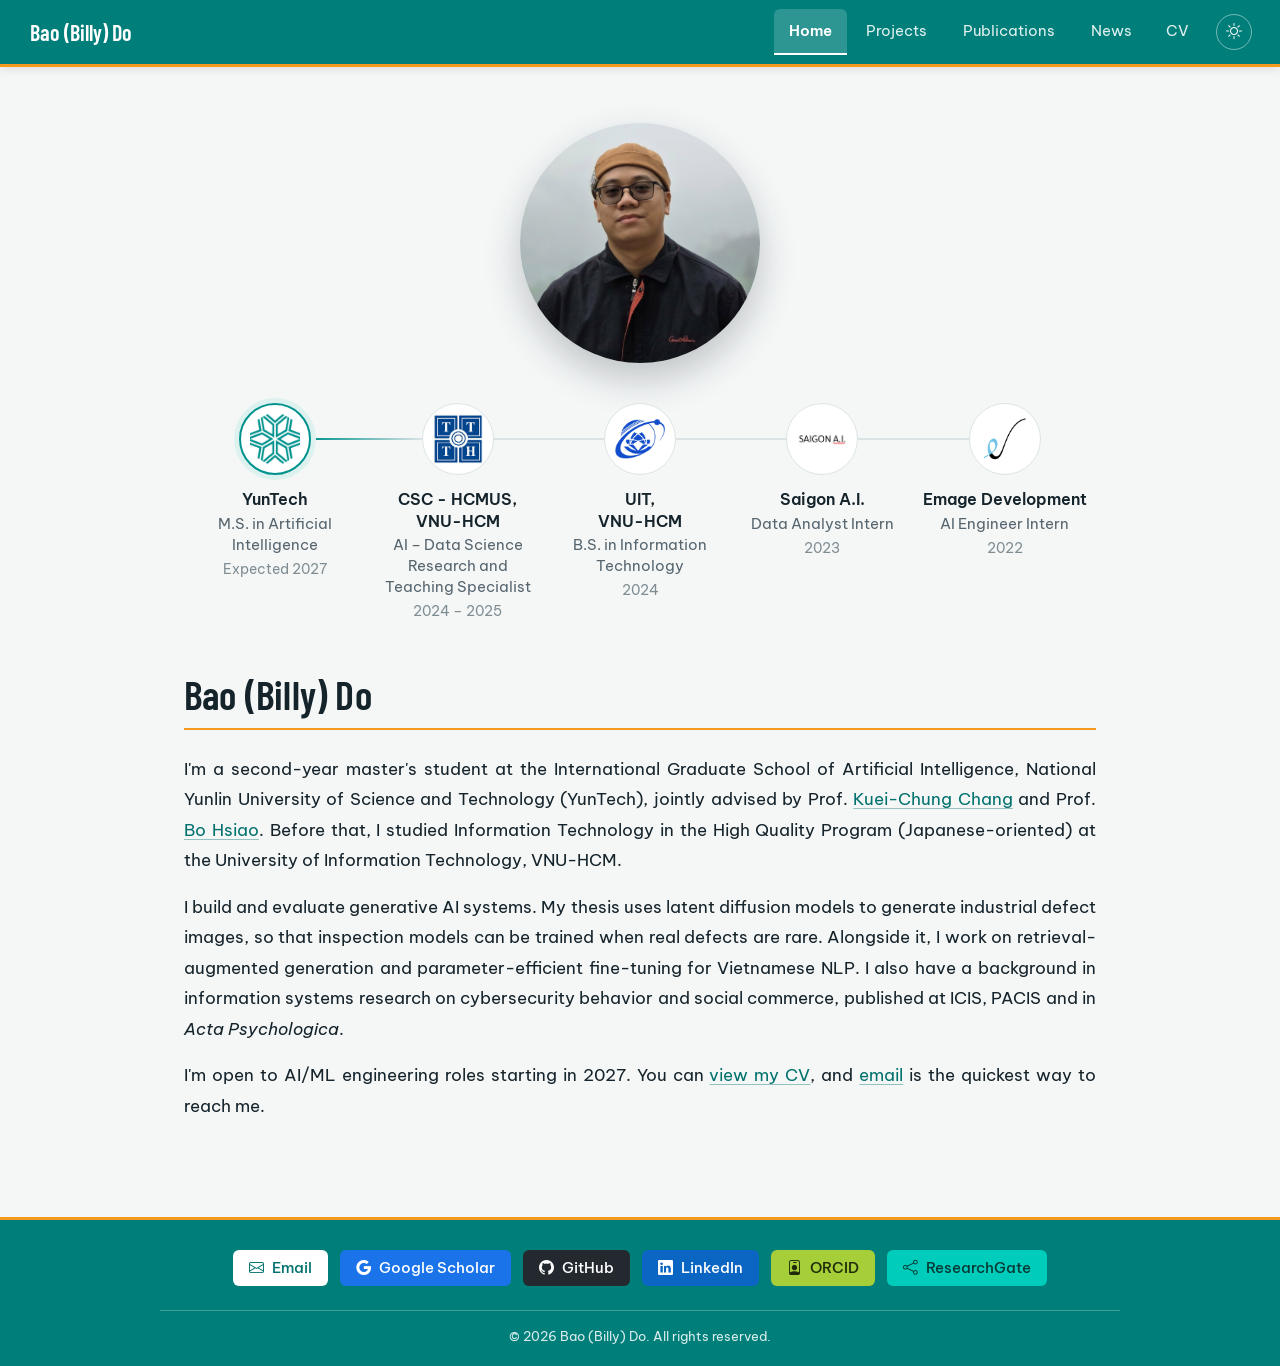
<file: index.html>
<!doctype html>
<html lang="en">
<head>
  <meta charset="utf-8">
  <meta name="viewport" content="width=device-width, initial-scale=1">
  <title>Bao (Billy) Do</title>
  <meta name="description" content="Bao (Billy) Do (Đỗ Gia Bảo), M.S. student in AI at YunTech, working on diffusion models, retrieval-augmented generation and efficient fine-tuning.">
  <meta name="author" content="Bao (Billy) Do">
  <meta property="og:type" content="website">
  <meta property="og:title" content="Bao (Billy) Do">
  <meta property="og:description" content="Bao (Billy) Do (Đỗ Gia Bảo), M.S. student in AI at YunTech, working on diffusion models, retrieval-augmented generation and efficient fine-tuning.">
  <meta property="og:url" content="https://baogiado.github.io/">
  <meta property="og:image" content="https://baogiado.github.io/assets/img/avatar.jpg">
  <meta name="twitter:card" content="summary">
  <link rel="canonical" href="https://baogiado.github.io/">
  <link rel="icon" href="assets/img/logos/Yuntech_logo.png">
  <script>
    (function () {
      var t = null;
      try { t = localStorage.getItem("theme"); } catch (e) {}
      if (!t) t = window.matchMedia("(prefers-color-scheme: dark)").matches ? "dark" : "light";
      document.documentElement.setAttribute("data-theme", t);
    })();
  </script>
  <link rel="preconnect" href="https://fonts.googleapis.com">
  <link rel="preconnect" href="https://fonts.gstatic.com" crossorigin>
  <link href="https://fonts.googleapis.com/css2?family=Barlow+Condensed:wght@500;600&family=Be+Vietnam+Pro:ital,wght@0,400;0,500;0,600;1,400&display=swap" rel="stylesheet">
  <link rel="stylesheet" href="https://cdn.jsdelivr.net/npm/bootstrap-icons@1.11.3/font/bootstrap-icons.min.css">
  <link rel="stylesheet" href="assets/css/site.css?v=2">
</head>
<body data-page="home">
  <!-- Top menu and footer are filled in by assets/js/site.js from SITE in assets/js/data.js -->
  <div id="site-header"></div>

  <main>
    <div class="wrap">
      <section class="profile">
        <img class="portrait" src="assets/img/avatar.jpg" alt="Portrait of Bao Do" width="240" height="240">

        <h2 class="sr-only">Education and experience</h2>
        <!--
          Newest first. To add a role, copy one <li>, drop the logo into assets/img/logos/,
          and move class="now" to whichever entries are current.
          If a logo file is missing, the initials in data-initials are shown instead.
        -->
        <ol class="journey">
          <li class="now">
            <div class="mark"><img src="assets/img/logos/Yuntech_logo.png" alt="YunTech" data-initials="YT"></div>
            <div class="org">YunTech</div>
            <div class="what">M.S. in Artificial Intelligence</div>
            <div class="when">Expected 2027</div>
          </li>

          <li>
            <div class="mark"><img src="assets/img/logos/CSC_logo.png" alt="CSC, HCMUS" data-initials="CSC"></div>
            <div class="org">CSC - HCMUS, <br>VNU-HCM</div>
            <div class="what">AI – Data Science Research and Teaching Specialist</div>
            <div class="when">2024 – 2025</div>
          </li>
          
          <li>
            <div class="mark"><img src="assets/img/logos/UIT_logo.png" alt="UIT" data-initials="UIT"></div>
            <div class="org">UIT, <br>VNU-HCM</div>
            <div class="what">B.S. in Information Technology</div>
            <div class="when">2024</div>
          </li>

          <li>
            <div class="mark"><img src="assets/img/logos/SaigonAI_logo.png" alt="Saigon A.I." data-initials="SAI"></div>
            <div class="org">Saigon A.I.</div>
            <div class="what">Data Analyst Intern</div>
            <div class="when">2023</div>
          </li>

          <li>
            <div class="mark"><img src="assets/img/logos/Emage_logo.png" alt="Emage Development" data-initials="ED"></div>
            <div class="org">Emage Development</div>
            <div class="what">AI Engineer Intern</div>
            <div class="when">2022</div>
          </li>
        </ol>
      </section>

      <section class="bio" id="about">
        <h1 class="title">Bao (Billy) Do</h1>
        <p>I'm a second-year master's student at the International Graduate School of Artificial Intelligence, National Yunlin University of Science and Technology (YunTech), jointly advised by Prof. <a href="https://iai.yuntech.edu.tw/academic_staff/changkc" target="_blank" rel="noopener">Kuei-Chung Chang</a> and Prof. <a href="https://www.mis.yuntech.edu.tw/?page_id=26336" target="_blank" rel="noopener">Bo Hsiao</a>. Before that, I studied Information Technology in the High Quality Program (Japanese-oriented) at the University of Information Technology, VNU-HCM.</p>
        <p>I build and evaluate generative AI systems. My thesis uses latent diffusion models to generate industrial defect images, so that inspection models can be trained when real defects are rare. Alongside it, I work on retrieval-augmented generation and parameter-efficient fine-tuning for Vietnamese NLP. I also have a background in information systems research on cybersecurity behavior and social commerce, published at ICIS, PACIS and in <i>Acta Psychologica</i>.</p>
        <p>I'm open to AI/ML engineering roles starting in 2027. You can <a href="cv.html">view my CV</a>, and <a href="mailto:baogiado1305@gmail.com">email</a> is the quickest way to reach me.</p>
      </section>
    </div>
  </main>

  <div id="site-footer"></div>

  <script src="assets/js/data.js?v=2"></script>
  <script src="assets/js/site.js?v=2"></script>
</body>
</html>
</file>
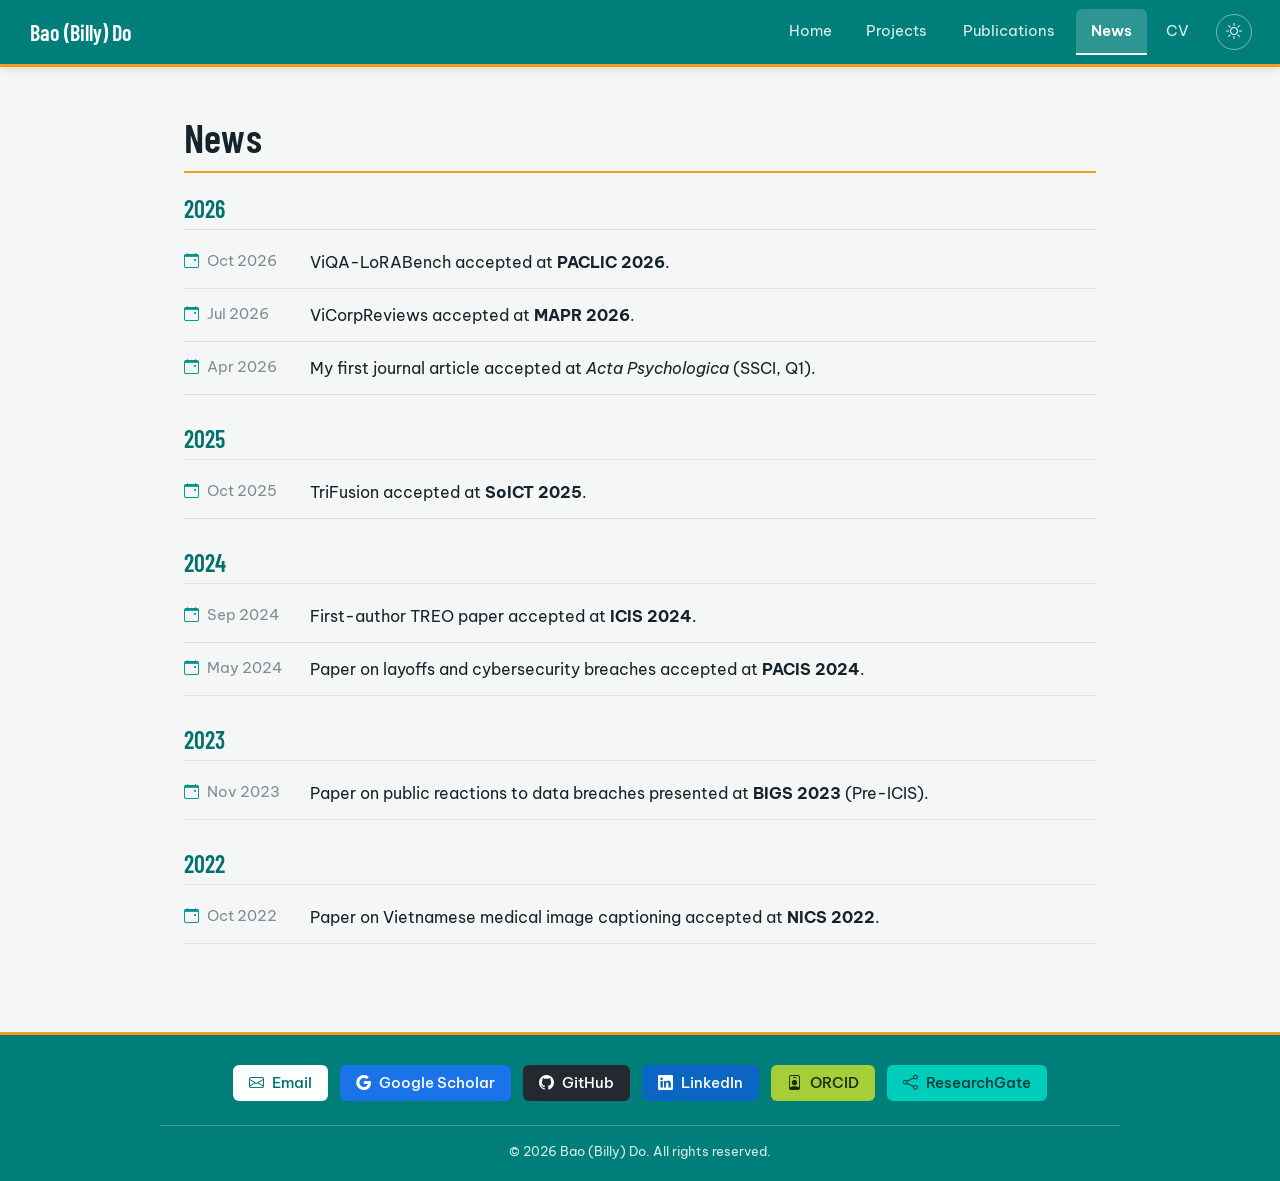
<file: news.html>
<!doctype html>
<html lang="en">
<head>
  <meta charset="utf-8">
  <meta name="viewport" content="width=device-width, initial-scale=1">
  <title>News – Bao (Billy) Do</title>
  <meta name="description" content="Bao (Billy) Do (Đỗ Gia Bảo), M.S. student in AI at YunTech, working on diffusion models, retrieval-augmented generation and efficient fine-tuning.">
  <meta name="author" content="Bao (Billy) Do">
  <meta property="og:type" content="website">
  <meta property="og:title" content="News – Bao (Billy) Do">
  <meta property="og:description" content="Bao (Billy) Do (Đỗ Gia Bảo), M.S. student in AI at YunTech, working on diffusion models, retrieval-augmented generation and efficient fine-tuning.">
  <meta property="og:url" content="https://baogiado.github.io/news.html">
  <meta property="og:image" content="https://baogiado.github.io/assets/img/avatar.jpg">
  <meta name="twitter:card" content="summary">
  <link rel="canonical" href="https://baogiado.github.io/news.html">
  <link rel="icon" href="assets/img/logos/Yuntech_logo.png">
  <script>
    (function () {
      var t = null;
      try { t = localStorage.getItem("theme"); } catch (e) {}
      if (!t) t = window.matchMedia("(prefers-color-scheme: dark)").matches ? "dark" : "light";
      document.documentElement.setAttribute("data-theme", t);
    })();
  </script>
  <link rel="preconnect" href="https://fonts.googleapis.com">
  <link rel="preconnect" href="https://fonts.gstatic.com" crossorigin>
  <link href="https://fonts.googleapis.com/css2?family=Barlow+Condensed:wght@500;600&family=Be+Vietnam+Pro:ital,wght@0,400;0,500;0,600;1,400&display=swap" rel="stylesheet">
  <link rel="stylesheet" href="https://cdn.jsdelivr.net/npm/bootstrap-icons@1.11.3/font/bootstrap-icons.min.css">
  <link rel="stylesheet" href="assets/css/site.css?v=2">
</head>
<body data-page="news">
  <!-- Top menu and footer are filled in by assets/js/site.js from SITE in assets/js/data.js -->
  <div id="site-header"></div>

  <main>
    <div class="wrap page">
      <h1 class="title">News</h1>
      <!-- Filled from NEWS in assets/js/data.js -->
      <div id="news-groups"></div>
    </div>
  </main>

  <div id="site-footer"></div>

  <script src="assets/js/data.js?v=2"></script>
  <script src="assets/js/site.js?v=2"></script>
</body>
</html>
</file>
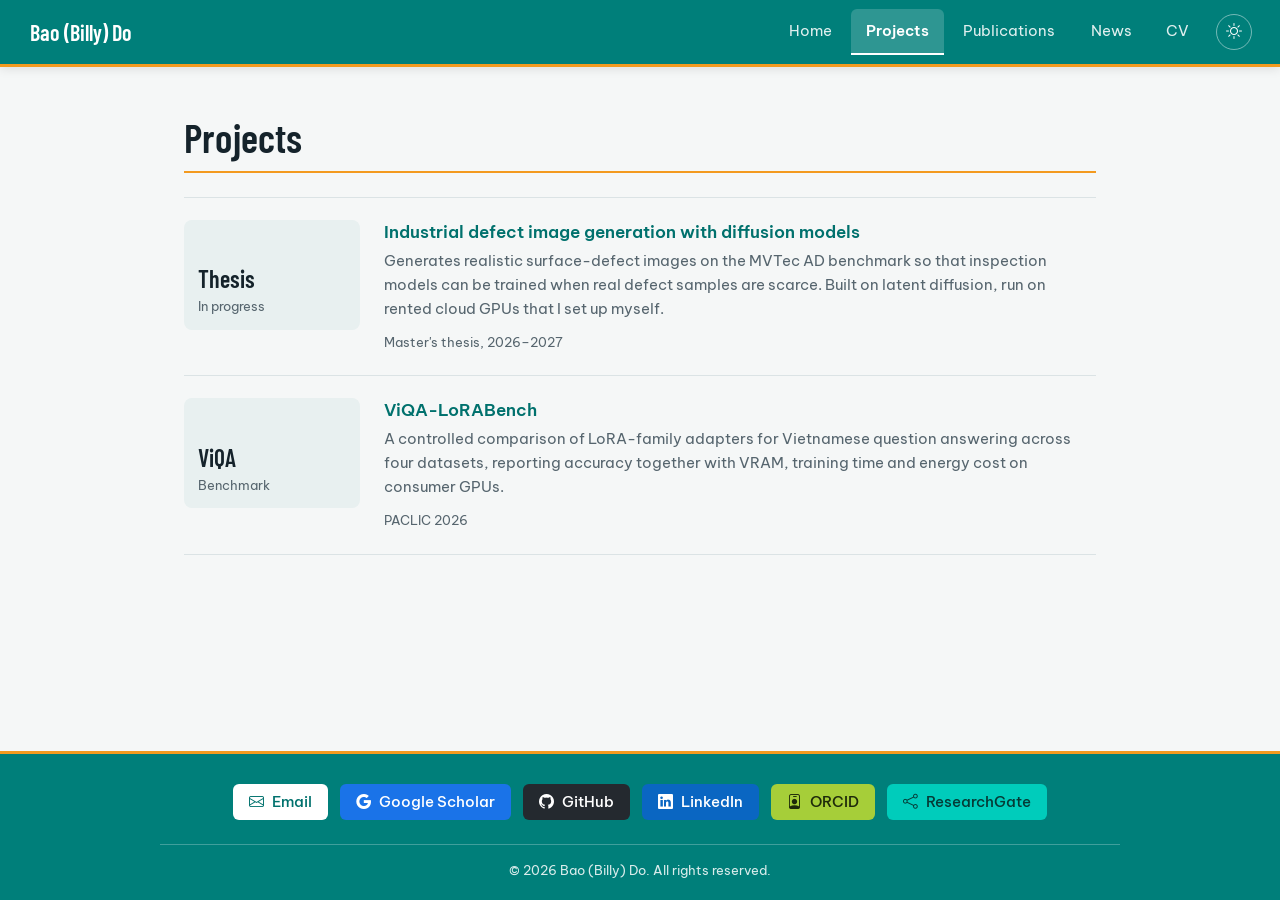
<file: projects.html>
<!doctype html>
<html lang="en">
<head>
  <meta charset="utf-8">
  <meta name="viewport" content="width=device-width, initial-scale=1">
  <title>Projects – Bao (Billy) Do</title>
  <meta name="description" content="Bao (Billy) Do (Đỗ Gia Bảo), M.S. student in AI at YunTech, working on diffusion models, retrieval-augmented generation and efficient fine-tuning.">
  <meta name="author" content="Bao (Billy) Do">
  <meta property="og:type" content="website">
  <meta property="og:title" content="Projects – Bao (Billy) Do">
  <meta property="og:description" content="Bao (Billy) Do (Đỗ Gia Bảo), M.S. student in AI at YunTech, working on diffusion models, retrieval-augmented generation and efficient fine-tuning.">
  <meta property="og:url" content="https://baogiado.github.io/projects.html">
  <meta property="og:image" content="https://baogiado.github.io/assets/img/avatar.jpg">
  <meta name="twitter:card" content="summary">
  <link rel="canonical" href="https://baogiado.github.io/projects.html">
  <link rel="icon" href="assets/img/logos/Yuntech_logo.png">
  <script>
    (function () {
      var t = null;
      try { t = localStorage.getItem("theme"); } catch (e) {}
      if (!t) t = window.matchMedia("(prefers-color-scheme: dark)").matches ? "dark" : "light";
      document.documentElement.setAttribute("data-theme", t);
    })();
  </script>
  <link rel="preconnect" href="https://fonts.googleapis.com">
  <link rel="preconnect" href="https://fonts.gstatic.com" crossorigin>
  <link href="https://fonts.googleapis.com/css2?family=Barlow+Condensed:wght@500;600&family=Be+Vietnam+Pro:ital,wght@0,400;0,500;0,600;1,400&display=swap" rel="stylesheet">
  <link rel="stylesheet" href="https://cdn.jsdelivr.net/npm/bootstrap-icons@1.11.3/font/bootstrap-icons.min.css">
  <link rel="stylesheet" href="assets/css/site.css?v=2">
</head>
<body data-page="projects">
  <!-- Top menu and footer are filled in by assets/js/site.js from SITE in assets/js/data.js -->
  <div id="site-header"></div>

  <main>
    <div class="wrap page">
      <h1 class="title">Projects</h1>
      <ul class="rows">
        <li class="row">
          <div class="thumb" aria-hidden="true"><span class="t-venue">Thesis</span><span class="t-kind">In progress</span></div>
          <div>
            <p class="p-title">Industrial defect image generation with diffusion models</p>
            <p class="p-desc">Generates realistic surface-defect images on the MVTec AD benchmark so that inspection models can be trained when real defect samples are scarce. Built on latent diffusion, run on rented cloud GPUs that I set up myself.</p>
            <div class="p-meta"><span class="status">Master's thesis, 2026–2027</span></div>
          </div>
        </li>
        <li class="row">
          <div class="thumb" aria-hidden="true"><span class="t-venue">ViQA</span><span class="t-kind">Benchmark</span></div>
          <div>
            <p class="p-title">ViQA-LoRABench</p>
            <p class="p-desc">A controlled comparison of LoRA-family adapters for Vietnamese question answering across four datasets, reporting accuracy together with VRAM, training time and energy cost on consumer GPUs.</p>
            <div class="p-meta">
              <span class="status">PACLIC 2026</span>
              <!-- <span class="p-links"><a href="TODO" target="_blank" rel="noopener">Code</a></span> -->
            </div>
          </div>
        </li>
        <!--
          Copy a row above for each new side project. A good row has:
          a screenshot or GIF as the thumbnail (<div class="thumb has-img"><img src="assets/img/thumbs/..." alt=""></div>),
          one sentence on the problem, one on what you built and one measured result, plus Code / Demo / Post links.
        -->
      </ul>
    </div>
  </main>

  <div id="site-footer"></div>

  <script src="assets/js/data.js?v=2"></script>
  <script src="assets/js/site.js?v=2"></script>
</body>
</html>
</file>
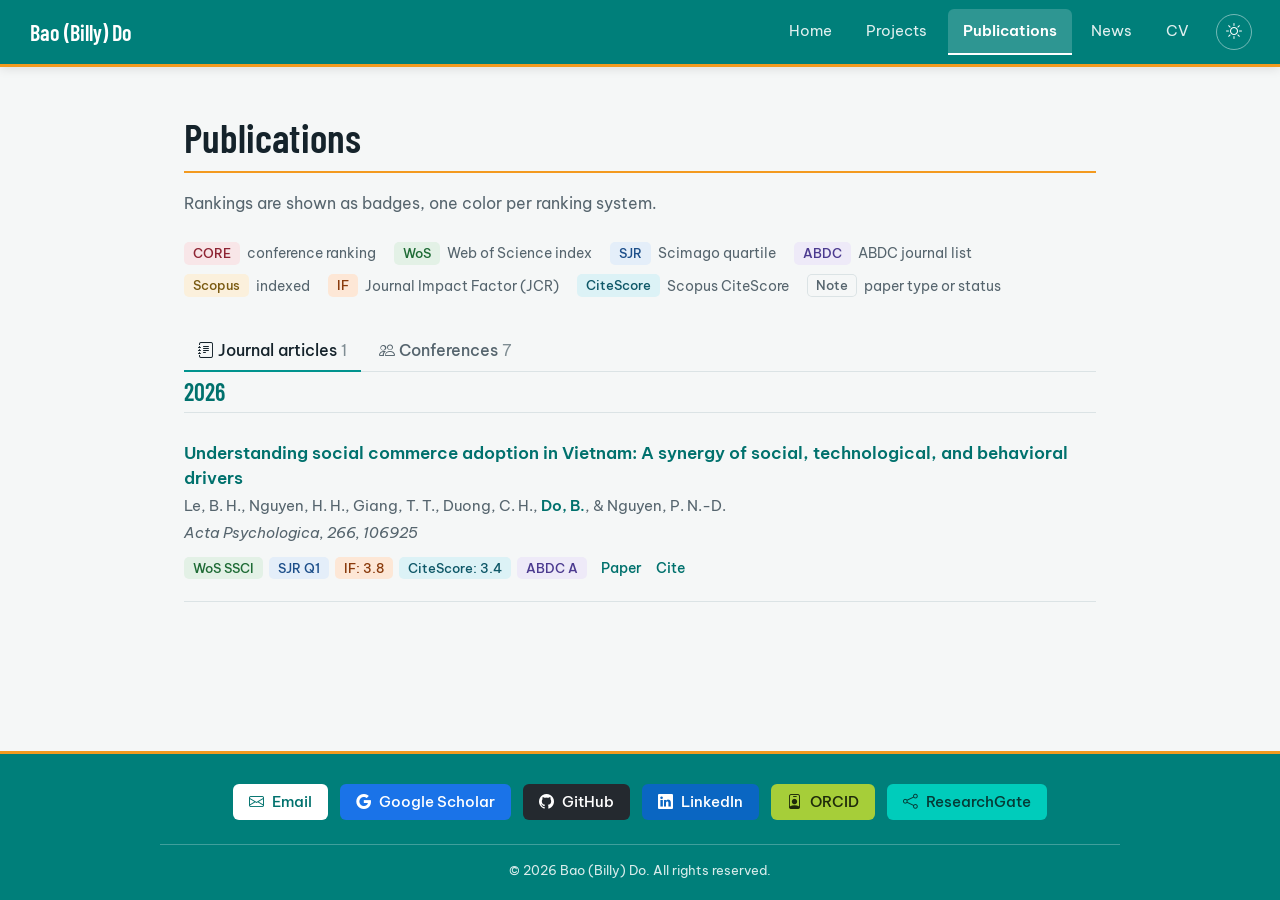
<file: publications.html>
<!doctype html>
<html lang="en">
<head>
  <meta charset="utf-8">
  <meta name="viewport" content="width=device-width, initial-scale=1">
  <title>Publications – Bao (Billy) Do</title>
  <meta name="description" content="Bao (Billy) Do (Đỗ Gia Bảo), M.S. student in AI at YunTech, working on diffusion models, retrieval-augmented generation and efficient fine-tuning.">
  <meta name="author" content="Bao (Billy) Do">
  <meta property="og:type" content="website">
  <meta property="og:title" content="Publications – Bao (Billy) Do">
  <meta property="og:description" content="Bao (Billy) Do (Đỗ Gia Bảo), M.S. student in AI at YunTech, working on diffusion models, retrieval-augmented generation and efficient fine-tuning.">
  <meta property="og:url" content="https://baogiado.github.io/publications.html">
  <meta property="og:image" content="https://baogiado.github.io/assets/img/avatar.jpg">
  <meta name="twitter:card" content="summary">
  <link rel="canonical" href="https://baogiado.github.io/publications.html">
  <link rel="icon" href="assets/img/logos/Yuntech_logo.png">
  <script>
    (function () {
      var t = null;
      try { t = localStorage.getItem("theme"); } catch (e) {}
      if (!t) t = window.matchMedia("(prefers-color-scheme: dark)").matches ? "dark" : "light";
      document.documentElement.setAttribute("data-theme", t);
    })();
  </script>
  <link rel="preconnect" href="https://fonts.googleapis.com">
  <link rel="preconnect" href="https://fonts.gstatic.com" crossorigin>
  <link href="https://fonts.googleapis.com/css2?family=Barlow+Condensed:wght@500;600&family=Be+Vietnam+Pro:ital,wght@0,400;0,500;0,600;1,400&display=swap" rel="stylesheet">
  <link rel="stylesheet" href="https://cdn.jsdelivr.net/npm/bootstrap-icons@1.11.3/font/bootstrap-icons.min.css">
  <link rel="stylesheet" href="assets/css/site.css?v=2">
</head>
<body data-page="publications">
  <!-- Top menu and footer are filled in by assets/js/site.js from SITE in assets/js/data.js -->
  <div id="site-header"></div>

  <main>
    <div class="wrap page">
      <h1 class="title">Publications</h1>
      <p class="lede">Rankings are shown as badges, one color per ranking system.</p>
      <ul class="legend" aria-label="Badge colors">
        <li><span class="badge core">CORE</span> conference ranking</li>
        <li><span class="badge wos">WoS</span> Web of Science index</li>
        <li><span class="badge sjr">SJR</span> Scimago quartile</li>
        <li><span class="badge abdc">ABDC</span> ABDC journal list</li>
        <li><span class="badge scopus">Scopus</span> indexed</li>
        <li><span class="badge if">IF</span> Journal Impact Factor (JCR)</li>
        <li><span class="badge citescore">CiteScore</span> Scopus CiteScore</li>
        <li><span class="badge note">Note</span> paper type or status</li>
      </ul>

      <div class="tabs" role="tablist" aria-label="Publication type">
        <button class="tab" role="tab" id="tab-journal" aria-controls="panel-journal" data-hash="journal"><i class="bi bi-journal-text" aria-hidden="true"></i> Journal articles<span class="count"></span></button>
        <button class="tab" role="tab" id="tab-conference" aria-controls="panel-conference" data-hash="conference"><i class="bi bi-people" aria-hidden="true"></i> Conferences<span class="count"></span></button>
      </div>
      <div class="panel" role="tabpanel" id="panel-journal" aria-labelledby="tab-journal" data-type="journal" tabindex="0"></div>
      <div class="panel" role="tabpanel" id="panel-conference" aria-labelledby="tab-conference" data-type="conference" tabindex="0" hidden></div>
    </div>
  </main>

  <div id="site-footer"></div>

  <script src="assets/js/data.js?v=2"></script>
  <script src="assets/js/site.js?v=2"></script>
</body>
</html>
</file>
<file: assets/css/site.css>
/*
 * Colors: change these to restyle the whole site.
 * --bar is YunTech teal (logo #00938E) deepened slightly so white text on it stays readable.
 * --yun is the orange of "Yun" in the YunTech wordmark, used for the accent lines.
 */
:root {
  --paper: #f5f7f7;
  --ink: #15232b;
  --slate: #56656e;
  --faint: #7f8d93;
  --hair: #dbe3e5;
  --teal: #00938e;
  --teal-text: #00716d;
  --teal-tint: #ddf1ef;
  --tile: #e8f0f0;
  --bar: #007f7a;
  --yun: #f39a1f;
  --on-bar: #ffffff;
  --shadow: rgba(21, 35, 43, 0.24);

  --wos-bg: #e3f1e6;   --wos-fg: #1e6b35;
  --sjr-bg: #e4eef9;   --sjr-fg: #1d4f8a;
  --abdc-bg: #eeeaf8;  --abdc-fg: #4b3a8f;
  --core-bg: #f8e6e8;  --core-fg: #8e2433;
  --scopus-bg: #fbf0dc; --scopus-fg: #7a5a12;
  --if-bg: #fde7d6;    --if-fg: #8a3b0c;
  --cs-bg: #dcf2f6;    --cs-fg: #0f5868;

  --display: "Barlow Condensed", "Arial Narrow", sans-serif;
  --sans: "Be Vietnam Pro", system-ui, sans-serif;
  --measure: 960px;
  color-scheme: light;
}

:root[data-theme="dark"] {
  --paper: #0e1719;
  --ink: #e6eef0;
  --slate: #a2b1b7;
  --faint: #73848b;
  --hair: #24343a;
  --teal: #2fbdb5;
  --teal-text: #5fd3cc;
  --teal-tint: #12302e;
  --tile: #152226;
  --bar: #0c4643;
  --yun: #e8911c;
  --on-bar: #e6f6f5;
  --shadow: rgba(0, 0, 0, 0.55);

  --wos-bg: #173323;   --wos-fg: #9fdab0;
  --sjr-bg: #172a40;   --sjr-fg: #a9c9f0;
  --abdc-bg: #251f3d;  --abdc-fg: #c7bdf0;
  --if-bg: #3d2312;    --if-fg: #f5c09a;
  --cs-bg: #12323a;    --cs-fg: #9fdcea;
  --core-bg: #3a1a20;  --core-fg: #f0b3bc;
  --scopus-bg: #352a12; --scopus-fg: #ecd29a;
  color-scheme: dark;
}

*, *::before, *::after { box-sizing: border-box; }
/* Always reserve the scrollbar, so the menu doesn't shift sideways between short and long pages. */
html { scroll-behavior: smooth; overflow-y: scroll; }

/*
 * Page transitions.
 * 1. Every page's content fades and slides up when it loads (works in all browsers).
 * 2. In browsers that support cross-page View Transitions (Chrome, Edge, Safari 18.2+),
 *    the old page also fades out and the top bar stays still while you move between pages.
 */
@view-transition { navigation: auto; }
::view-transition-old(root) { animation: page-out 0.2s ease-in both; }
::view-transition-new(root) { animation: none; }
main > * { animation: page-in 0.6s ease-out both; }
@keyframes page-in { from { opacity: 0; transform: translateY(20px); } to { opacity: 1; transform: none; } }
@keyframes page-out { to { opacity: 0; } }

@media (prefers-reduced-motion: reduce) {
  html { scroll-behavior: auto; }
  @view-transition { navigation: none; }
  main > * { animation: none; }
  ::view-transition-old(root) { animation: none; }
}

body {
  margin: 0; min-height: 100vh; display: flex; flex-direction: column;
  background: var(--paper); color: var(--ink);
  font: 400 16px/1.75 var(--sans);
  -webkit-font-smoothing: antialiased;
}
main { flex: 1; width: 100%; }

a { color: var(--teal-text); text-decoration: underline; text-decoration-thickness: 1px; text-underline-offset: 3px; text-decoration-color: color-mix(in srgb, var(--teal-text) 40%, transparent); }
a:hover { text-decoration-color: currentColor; }
:focus-visible { outline: 2px solid var(--teal); outline-offset: 3px; border-radius: 4px; }

.wrap { max-width: var(--measure); margin: 0 auto; padding: 0 24px; }

/* Top bar */
.nav { position: sticky; top: 0; z-index: 20; background: var(--bar); border-bottom: 3px solid var(--yun); box-shadow: 0 2px 10px rgba(0, 0, 0, 0.1); view-transition-name: site-nav; }
.nav-inner { display: flex; align-items: center; gap: 12px; min-height: 64px; padding: 0 28px 0 16px; }
.nav-name {
  font: 600 22px/1 var(--display); color: var(--on-bar); text-decoration: none; white-space: nowrap;
  padding: 9px 14px; border-radius: 4px; margin-right: auto; transition: background-color 0.3s ease;
}
.nav-name:hover { background: color-mix(in srgb, var(--yun) 28%, transparent); }
.nav-links { display: flex; gap: 4px; list-style: none; margin: 0; padding: 0; font-size: 15px; }
.nav-links a {
  display: block; padding: 9px 15px; border-radius: 6px 6px 0 0; border-bottom: 2px solid transparent;
  color: color-mix(in srgb, var(--on-bar) 88%, transparent); text-decoration: none;
  transition: background-color 0.3s ease, color 0.3s ease;
}
.nav-links a:hover { color: var(--on-bar); background: color-mix(in srgb, var(--on-bar) 10%, transparent); }
.nav-links a::after { content: attr(data-label); display: block; height: 0; overflow: hidden; visibility: hidden; font-weight: 600; }
.nav-links a[aria-current="page"] { color: var(--on-bar); font-weight: 600; background: color-mix(in srgb, var(--on-bar) 18%, transparent); border-bottom-color: var(--on-bar); }
.nav :focus-visible { outline-color: var(--on-bar); }

.icon-btn {
  display: grid; place-items: center; width: 36px; height: 36px; flex: none; cursor: pointer;
  border: 1px solid color-mix(in srgb, var(--on-bar) 45%, transparent); border-radius: 50%;
  background: transparent; color: var(--on-bar); font-size: 16px;
}
.icon-btn:hover { background: color-mix(in srgb, var(--on-bar) 12%, transparent); }
.theme-btn .bi-moon { display: none; }
:root[data-theme="dark"] .theme-btn .bi-sun { display: none; }
:root[data-theme="dark"] .theme-btn .bi-moon { display: inline; }
.menu-btn { display: none; border-radius: 6px; }

@media (max-width: 760px) {
  .menu-btn { display: grid; }
  .nav-inner { flex-wrap: wrap; padding: 8px 16px; }
  .nav-name { font-size: 20px; }
  .nav-links { display: none; order: 3; width: 100%; flex-direction: column; gap: 0; padding: 6px 0 10px; }
  .nav-links.open { display: flex; }
  .nav-links a { border-radius: 6px; border-bottom: 0; padding: 10px 12px; }
  .nav-links a[aria-current="page"] { box-shadow: inset 3px 0 0 var(--on-bar); }
}

/* Home: portrait, journey, name */
.profile { text-align: center; padding: 56px 0 0; }
.portrait {
  width: 240px; height: 240px; border-radius: 50%; object-fit: cover; display: block; margin: 0 auto;
  box-shadow: 0 16px 36px var(--shadow);
}

/* Journey: Lin-style logo timeline, newest first */
.journey { list-style: none; margin: 40px auto 0; padding: 0; display: flex; justify-content: center; }
.journey li { flex: 0 1 184px; min-width: 0; position: relative; padding: 0 8px; text-align: center; }
.journey li:not(:last-child)::before {
  content: ""; position: absolute; top: 35px; height: 2px;
  left: calc(50% + 36px); right: calc(-50% + 36px); background: var(--hair);
}
.journey li.now:not(:last-child)::before { background: linear-gradient(to right, var(--teal), var(--hair)); }
.journey .mark {
  width: 72px; height: 72px; margin: 0 auto; border-radius: 50%; display: grid; place-items: center;
  background: #fff; border: 1px solid var(--hair); position: relative; z-index: 1; overflow: hidden;
}
.journey .mark img { width: 50px; height: 50px; object-fit: contain; }
/* For a wide wordmark logo, add class="wide" to the <img> so it uses more of the circle */
.journey .mark img.wide { width: 60px; height: 30px; }
.journey .mark .initials { font: 600 18px/1 var(--display); color: #00716d; letter-spacing: 0.02em; }
.journey li.now .mark { border: 2px solid var(--teal); box-shadow: 0 0 0 5px var(--teal-tint); }
.journey .org { font-weight: 600; margin-top: 14px; line-height: 1.35; }
.journey .what { color: var(--slate); font-size: 15px; line-height: 1.4; margin-top: 2px; }
.journey .when { color: var(--faint); font-size: 14px; margin-top: 2px; font-variant-numeric: tabular-nums; }

@media (max-width: 640px) {
  .profile { padding-top: 36px; }
  .portrait { width: 170px; height: 170px; }
}
@media (max-width: 820px) {
  .journey { flex-direction: column; gap: 22px; width: fit-content; max-width: 100%; margin-top: 32px; }
  .journey li { display: grid; grid-template-columns: 72px 1fr; column-gap: 18px; align-items: center; flex: none; padding: 0; text-align: left; }
  .journey li:not(:last-child)::before { left: 35px; right: auto; top: 72px; bottom: -22px; width: 2px; height: auto; }
  .journey li.now:not(:last-child)::before { background: linear-gradient(to bottom, var(--teal), var(--hair)); }
  .journey .mark { grid-row: span 3; margin: 0; }
  .journey .org { margin-top: 0; }
}

/* Page headings: condensed type with a teal rule, as on the home page name */
.title {
  display: flex; flex-wrap: wrap; align-items: baseline; justify-content: space-between; gap: 4px 16px;
  font: 600 40px/1.1 var(--display); letter-spacing: 0.005em;
  margin: 0 0 24px; padding-bottom: 12px; border-bottom: 2px solid var(--yun);
}
.title .native { font: 500 24px/1.2 var(--display); color: var(--slate); }
.bio { padding: 48px 0 24px; }
.bio p { margin: 0 0 16px; font-size: 16.5px; line-height: 1.85; text-align: justify; hyphens: auto; }
.page { padding-top: 48px; padding-bottom: 32px; }
.lede { color: var(--slate); margin: -8px 0 24px; max-width: 46em; }

@media (max-width: 640px) {
  .title { font-size: 34px; }
  .bio { padding-top: 36px; }
  .bio p { text-align: left; }
  .page { padding-top: 32px; }
}

/* News page */
.year {
  font: 600 24px/1 var(--display); color: var(--teal-text);
  margin: 32px 0 6px; padding-bottom: 8px; border-bottom: 1px solid var(--hair);
}
.year:first-of-type { margin-top: 8px; }
.news { list-style: none; margin: 0; padding: 0; }
.news li { display: grid; grid-template-columns: 110px minmax(0, 1fr); gap: 16px; padding: 12px 0; border-bottom: 1px solid var(--hair); }
.news time { color: var(--faint); font-size: 15px; font-variant-numeric: tabular-nums; display: inline-flex; gap: 8px; align-items: baseline; }
.news time .bi { color: var(--teal); }
@media (max-width: 520px) { .news li { grid-template-columns: 1fr; gap: 2px; } }

/* Paper and project rows */
.rows { list-style: none; margin: 0; padding: 0; }
.row { display: grid; grid-template-columns: 176px minmax(0, 1fr); gap: 24px; padding: 22px 0; border-bottom: 1px solid var(--hair); }
.rows .row:first-child { border-top: 1px solid var(--hair); }
.thumb {
  aspect-ratio: 16 / 10; border-radius: 8px; overflow: hidden; background: var(--tile);
  display: flex; flex-direction: column; justify-content: flex-end; padding: 12px 14px;
}
.thumb.has-img { padding: 0; }
.thumb.has-img img { width: 100%; height: 100%; object-fit: cover; display: block; }
.thumb .t-venue { font: 600 24px/1 var(--display); color: var(--ink); }
.thumb .t-kind { font-size: 13px; color: var(--slate); margin-top: 4px; }
.thumb.journal { background: var(--teal-tint); }
.thumb.journal .t-venue { color: var(--teal-text); }

.p-title { font-weight: 600; font-size: 17px; line-height: 1.45; margin: 0; color: var(--teal-text);}
.p-title a { color: inherit; text-decoration: none; }
.p-title a:hover { text-decoration: underline; text-underline-offset: 3px; }
.p-authors, .p-desc { margin: 4px 0 0; color: var(--slate); font-size: 15px; line-height: 1.6; }
.p-authors .me { color: var(--teal-text); font-weight: 600; }
.p-authors .todo { color: var(--core-fg); font-weight: 600; }
.p-venue { margin: 2px 0 0; font-style: italic; font-size: 15px; color: var(--slate); }
.p-meta { display: flex; flex-wrap: wrap; align-items: center; gap: 6px; margin-top: 10px; }

.badge { display: inline-block; padding: 1px 9px; border-radius: 5px; font-size: 13px; font-weight: 500; line-height: 1.6; white-space: nowrap; }
.badge.wos { background: var(--wos-bg); color: var(--wos-fg); }
.badge.sjr { background: var(--sjr-bg); color: var(--sjr-fg); }
.badge.if { background: var(--if-bg); color: var(--if-fg); }
.badge.citescore { background: var(--cs-bg); color: var(--cs-fg); }
.badge.abdc { background: var(--abdc-bg); color: var(--abdc-fg); }
.badge.core { background: var(--core-bg); color: var(--core-fg); }
.badge.scopus { background: var(--scopus-bg); color: var(--scopus-fg); }
.badge.note { background: transparent; color: var(--slate); box-shadow: inset 0 0 0 1px var(--hair); }

.p-links { display: inline-flex; flex-wrap: wrap; gap: 4px 14px; font-size: 14px; }
.badge + .p-links { margin-left: 8px; }
.p-links a, .p-links button { font: 500 14px/1.6 var(--sans); color: var(--teal-text); background: none; border: 0; padding: 0; cursor: pointer; text-decoration: none; }
.p-links a:hover, .p-links button:hover { color: var(--ink); text-decoration: underline; }

.cite-box { margin-top: 12px; padding: 12px 14px; border-left: 2px solid var(--teal); background: var(--tile); font-size: 14px; line-height: 1.6; }
.cite-box[hidden] { display: none; }
.cite-box p { margin: 0 0 8px; overflow-wrap: anywhere; }
.copy-btn { font: 500 13px/1 var(--sans); padding: 6px 10px; border: 1px solid var(--hair); border-radius: 6px; background: var(--paper); color: var(--ink); cursor: pointer; }
.copy-btn:hover { border-color: var(--slate); }
.status { font-size: 13px; color: var(--slate); }

@media (max-width: 640px) {
  .row { grid-template-columns: 1fr; gap: 12px; }
  .row .thumb { max-width: 220px; }
  .row .thumb:not(.has-img) { display: none; }
}

/* Publications page */
.legend { display: flex; flex-wrap: wrap; gap: 8px 18px; align-items: center; color: var(--slate); font-size: 14px; margin: 0; padding: 0; list-style: none; }
.legend li { display: inline-flex; align-items: center; gap: 7px; }
.tabs { display: flex; gap: 4px; border-bottom: 1px solid var(--hair); margin: 32px 0 4px; }
.tab {
  font: 500 16px/1 var(--sans); color: var(--slate); background: none; border: 0; cursor: pointer; white-space: nowrap;
  padding: 12px 14px; border-bottom: 2px solid transparent; margin-bottom: -1px;
}
.tab:hover { color: var(--ink); }
.tab[aria-selected="true"] { color: var(--ink); border-bottom-color: var(--teal); }
.tab .count { color: var(--faint); font-weight: 400; margin-left: 4px; }
.panel .rows .row { grid-template-columns: 1fr; }
.panel .rows .row:first-child { border-top: 0; }
.panel[hidden] { display: none; }

/* Footer: profile links on the YunTech bar, as on Noah's page */
.foot { margin-top: 56px; background: var(--bar); border-top: 3px solid var(--yun); color: var(--on-bar); padding: 30px 0 18px; }
.social { display: flex; flex-wrap: wrap; justify-content: center; gap: 12px; list-style: none; margin: 0; padding: 0 16px; }
.social a {
  display: inline-flex; align-items: center; gap: 8px; padding: 9px 16px; border-radius: 6px;
  font: 500 15px/1.2 var(--sans); color: #fff; text-decoration: none;
}
.social a:hover { filter: brightness(1.12); }
.social a:focus-visible { outline: 2px solid #fff; outline-offset: 2px; }
.social .email { background: #ffffff; color: #00716d; }
.social .scholar { background: #1a73e8; }
.social .github { background: #24292f; }
.social .linkedin { background: #0a66c2; }
.social .orcid { background: #a6ce39; color: #1e2a0a; }
.social .researchgate { background: #00ccbb; color: #053b36; }
.copyright {
  max-width: var(--measure); margin: 24px auto 0; padding: 14px 24px 0; text-align: center; font-size: 13px;
  border-top: 1px solid color-mix(in srgb, var(--on-bar) 25%, transparent); color: color-mix(in srgb, var(--on-bar) 85%, transparent);
}

/* CV page: pages are drawn as images, so the text can't be selected or copied */
body[data-page="cv"] main { user-select: none; -webkit-user-select: none; }
.cv-note { color: var(--slate); margin: -8px 0 24px; font-size: 15px; }
.cv-viewer {
  max-width: 860px; margin: 0 auto;
  user-select: none; -webkit-user-select: none; -webkit-touch-callout: none;
}
.cv-viewer canvas {
  display: block; width: 100%; height: auto; margin: 0 0 24px;
  background: #fff; border-radius: 2px; box-shadow: 0 6px 24px var(--shadow);
}
.cv-status { display: flex; align-items: center; justify-content: center; gap: 12px; min-height: 280px; color: var(--slate); text-align: center; }
.cv-status[hidden] { display: none; }
.spinner { width: 28px; height: 28px; flex: none; border: 3px solid var(--hair); border-top-color: var(--teal); border-radius: 50%; animation: spin 0.8s linear infinite; }
@keyframes spin { to { transform: rotate(360deg); } }
.cv-print-note { display: none; }
@media print {
  .cv-viewer, .cv-note { display: none; }
  .cv-print-note { display: block; }
}

.sr-only { position: absolute; width: 1px; height: 1px; padding: 0; margin: -1px; overflow: hidden; clip: rect(0 0 0 0); white-space: nowrap; border: 0; }
</file>
